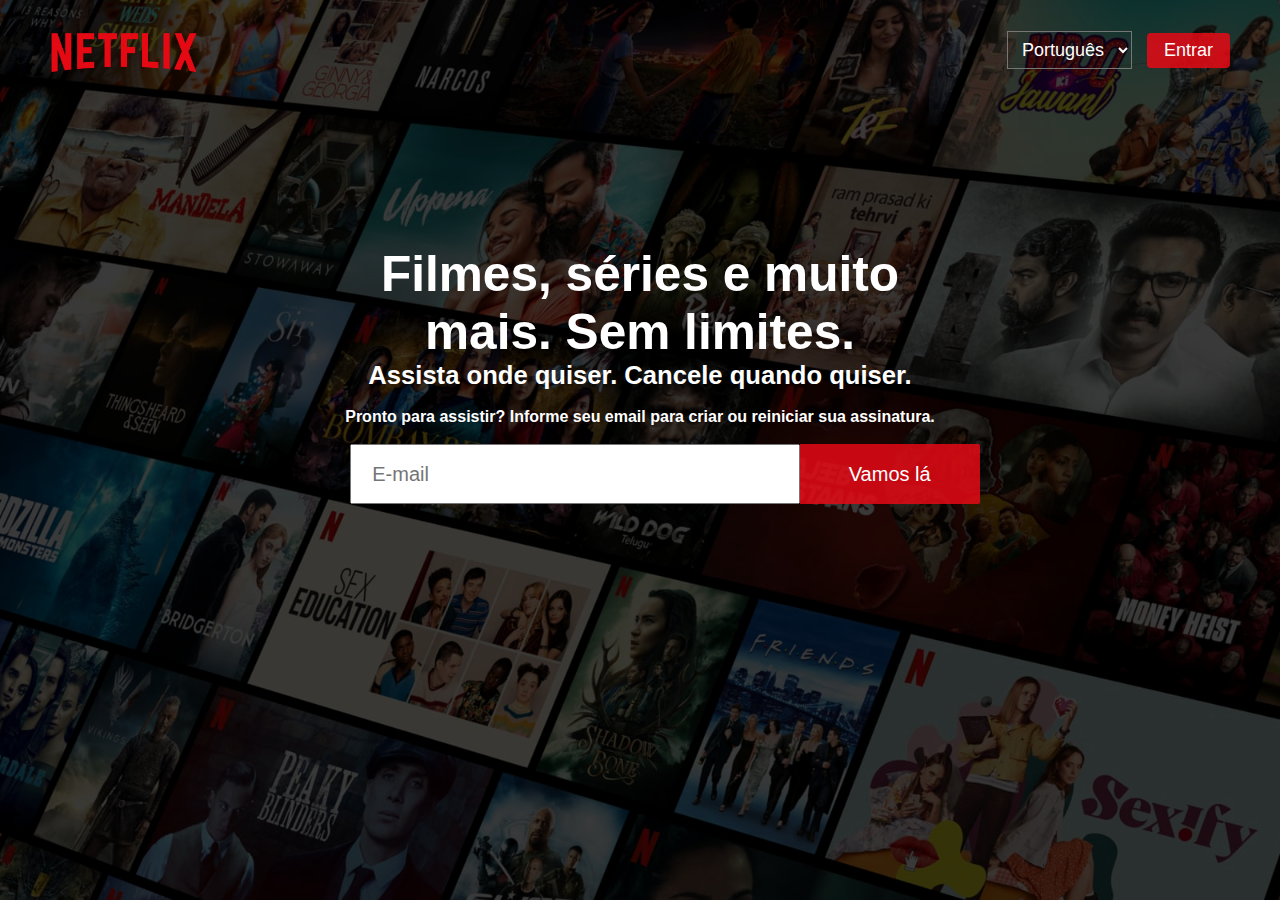
<file: Netflix/index.html>
<!DOCTYPE html>
<html lang="en">

<head>
    <meta charset="UTF-8">
    <meta http-equiv="X-UA-Compatible" content="IE=edge">
    <link rel="stylesheet" type="text/css" href="style.css">
    <meta name="viewport" content="width=device-width, initial-scale=1.0">
    <link rel="stylesheet" href="style.css">
    <title>Netflix</title>
    <link rel="shortcut icon" href="image/net.ico" />

</head>

<body>

    <div class="container">
        <nav class="navbar">
            <div class="left">
                <img src="image/netflix-logo.png" alt="">
            </div>
            <div class="right">
                <select name="language" class="language">
                    <option value="PTBR">Português</option>
                    <option value="EN">Inglês</option>
                </select>
                <button><a href="loading.html">Entrar</a></button>
            </div>
        </nav>

        <div class="title">
            <div class="content">
                <h1>Filmes, séries e muito mais. Sem limites.</h1>
                <h2>Assista onde quiser. Cancele quando quiser.</h2>
                <form action="#">
                    <h3>Pronto para assistir? Informe seu email para criar ou reiniciar sua assinatura.</h3>
                    <div class="email">
                        <input type="email" name="email" placeholder="E-mail">
                        <button><a href="loading.html">Vamos lá</a></button>
                    </div>
                </form>
            </div>
        </div>

    </div>


</body>

</html
</file>
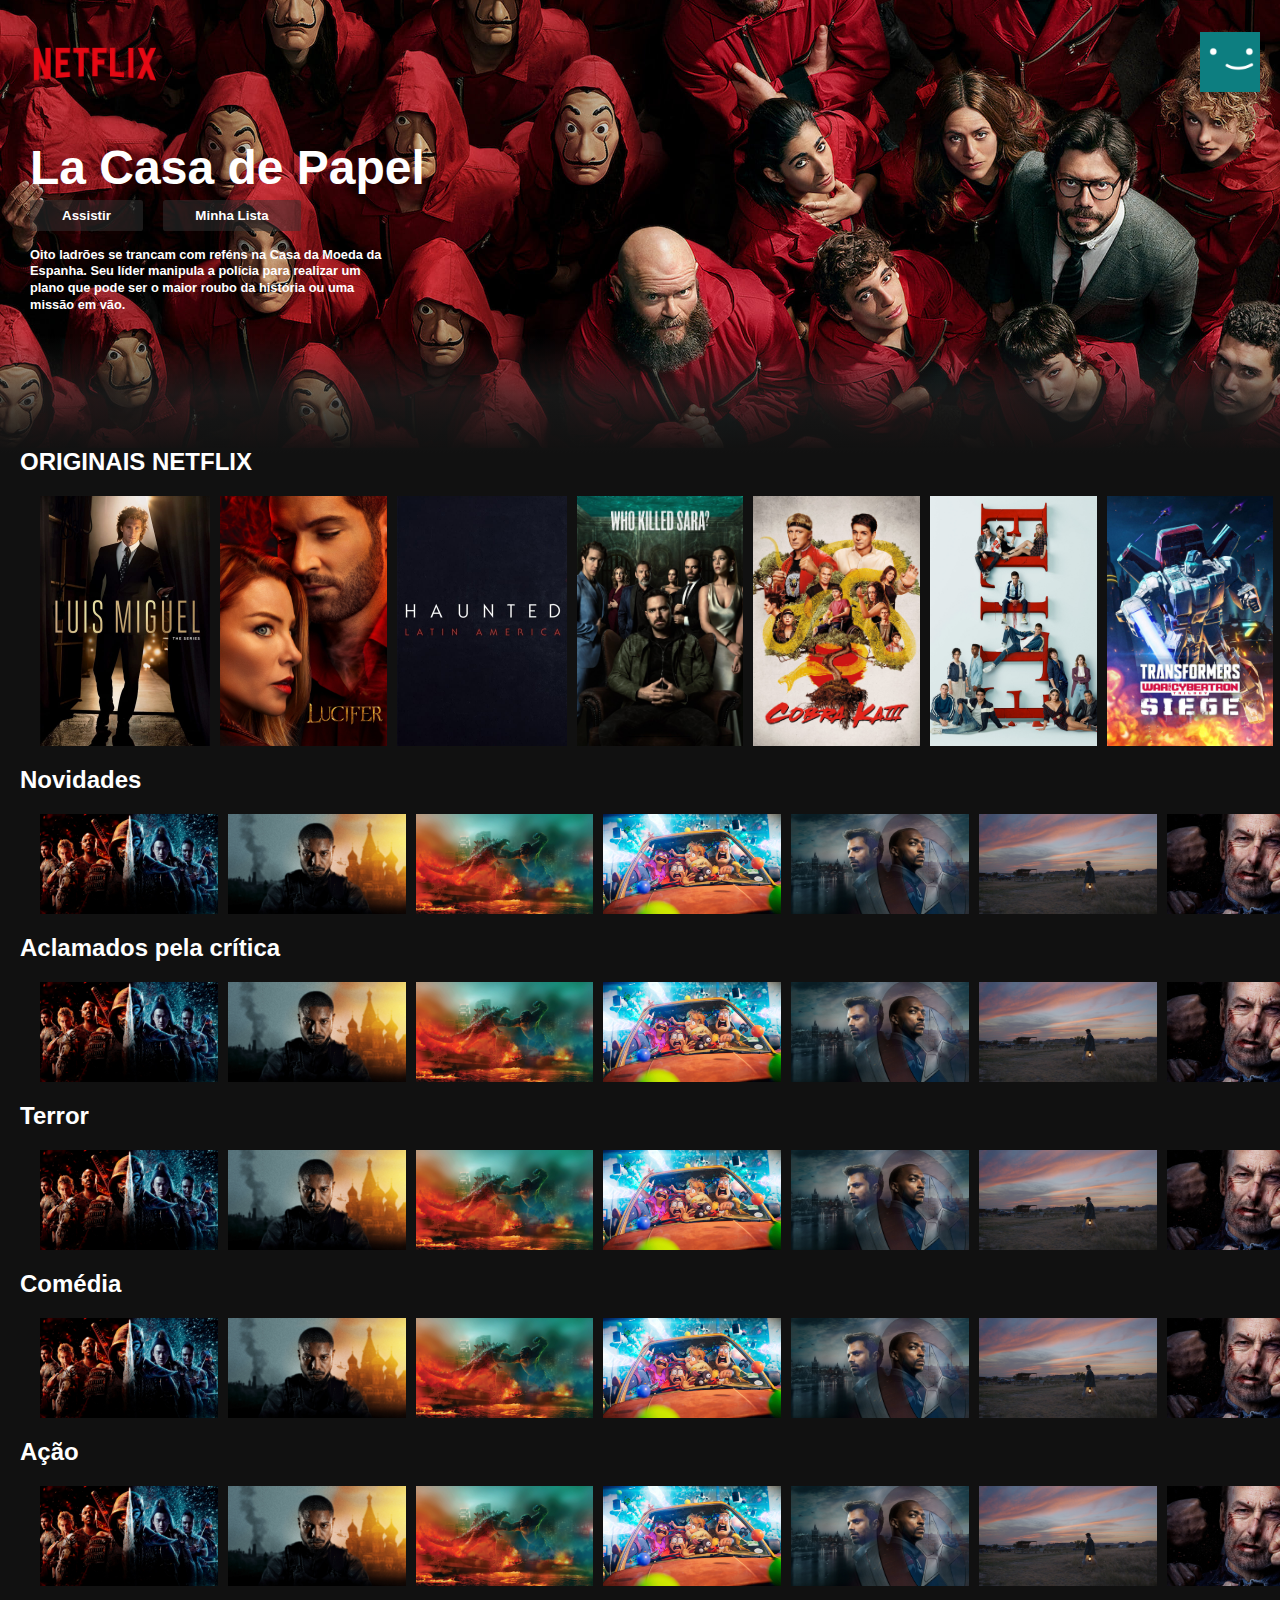
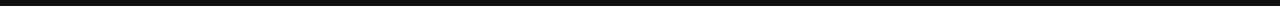
<file: Netflix/Interface.html>
<!DOCTYPE html>
<html lang="en">

<head>
    <meta charset="UTF-8" />
    <link rel="icon" type="image/favicon" href="imagens.interface/net.ico">
    <meta name="viewport" content="width=device-width, initial-scale=1.0" />
    <title>Netflix</title>
    <link rel="stylesheet" href="interface.css" />
</head>

<body>
    <div class="nav" id="nav">
        <img class="nav__logo" src="imagens.interface/netflix-logo.png" alt="" />
        <img class="nav__avatar" src="imagens.interface/netflix-avatar.png" alt="" />
    </div>

    <header class="banner">
        <div class="banner__contents">
            <h1 class="banner__title">La Casa de Papel</h1>
            <div class="banner__buttons">
                <button class="banner__button">Assistir</button>
                <button class="banner__button">Minha Lista</button>
            </div>
            <h1 class="banner__description">
                Oito ladrões se trancam com reféns na Casa da Moeda da Espanha. Seu líder manipula a polícia para
                realizar um plano que pode ser o maior roubo da história ou uma missão em vão.
            </h1>
        </div>
        <div class="banner--fadeBottom"></div>
    </header>

    <div class="row">
        <h2>ORIGINAIS NETFLIX</h2>
        <div class="row__posters">
            <img class="row__poster row__posterLarge" src="imagens.interface/large-movie1.jpg" alt="" />
            <img class="row__poster row__posterLarge" src="imagens.interface/large-movie2.jpg" alt="" />
            <img class="row__poster row__posterLarge" src="imagens.interface/large-movie3.jpg" alt="" />
            <img class="row__poster row__posterLarge" src="imagens.interface/large-movie4.jpg" alt="" />
            <img class="row__poster row__posterLarge" src="imagens.interface/large-movie5.jpg" alt="" />
            <img class="row__poster row__posterLarge" src="imagens.interface/large-movie6.jpg" alt="" />
            <img class="row__poster row__posterLarge" src="imagens.interface/large-movie7.jpg" alt="" />
            <img class="row__poster row__posterLarge" src="imagens.interface/large-movie8.jpg" alt="" />
        </div>

    </div>
    <div class="row">
        <h2>Novidades</h2>
        <div class="row__posters">
            <img class="row__poster" src="imagens.interface/small-movie1.jpg" alt="">
            <img class="row__poster" src="imagens.interface/small-movie2.jpg" alt="">
            <img class="row__poster" src="imagens.interface/small-movie3.jpg" alt="">
            <img class="row__poster" src="imagens.interface/small-movie4.jpg" alt="">
            <img class="row__poster" src="imagens.interface/small-movie5.jpg" alt="">
            <img class="row__poster" src="imagens.interface/small-movie6.jpg" alt="">
            <img class="row__poster" src="imagens.interface/small-movie7.jpg" alt="">
            <img class="row__poster" src="imagens.interface/small-movie8.jpg" alt="">
        </div>
    </div>
    <div class="row">
        <h2>Aclamados pela crítica</h2>
        <div class="row__posters">
            <img class="row__poster" src="imagens.interface/small-movie1.jpg" alt="">
            <img class="row__poster" src="imagens.interface/small-movie2.jpg" alt="">
            <img class="row__poster" src="imagens.interface/small-movie3.jpg" alt="">
            <img class="row__poster" src="imagens.interface/small-movie4.jpg" alt="">
            <img class="row__poster" src="imagens.interface/small-movie5.jpg" alt="">
            <img class="row__poster" src="imagens.interface/small-movie6.jpg" alt="">
            <img class="row__poster" src="imagens.interface/small-movie7.jpg" alt="">
            <img class="row__poster" src="imagens.interface/small-movie8.jpg" alt="">
        </div>
    </div>
    <div class="row">
        <h2>Terror</h2>
        <div class="row__posters">
            <img class="row__poster" src="imagens.interface/small-movie1.jpg" alt="">
            <img class="row__poster" src="imagens.interface/small-movie2.jpg" alt="">
            <img class="row__poster" src="imagens.interface/small-movie3.jpg" alt="">
            <img class="row__poster" src="imagens.interface/small-movie4.jpg" alt="">
            <img class="row__poster" src="imagens.interface/small-movie5.jpg" alt="">
            <img class="row__poster" src="imagens.interface/small-movie6.jpg" alt="">
            <img class="row__poster" src="imagens.interface/small-movie7.jpg" alt="">
            <img class="row__poster" src="imagens.interface/small-movie8.jpg" alt="">
        </div>
    </div>
    <div class="row">
        <h2>Comédia</h2>
        <div class="row__posters">
            <img class="row__poster" src="imagens.interface/small-movie1.jpg" alt="">
            <img class="row__poster" src="imagens.interface/small-movie2.jpg" alt="">
            <img class="row__poster" src="imagens.interface/small-movie3.jpg" alt="">
            <img class="row__poster" src="imagens.interface/small-movie4.jpg" alt="">
            <img class="row__poster" src="imagens.interface/small-movie5.jpg" alt="">
            <img class="row__poster" src="imagens.interface/small-movie6.jpg" alt="">
            <img class="row__poster" src="imagens.interface/small-movie7.jpg" alt="">
            <img class="row__poster" src="imagens.interface/small-movie8.jpg" alt="">
        </div>
    </div>
    <div class="row">
        <h2>Ação</h2>
        <div class="row__posters">
            <img class="row__poster" src="imagens.interface/small-movie1.jpg" alt="">
            <img class="row__poster" src="imagens.interface/small-movie2.jpg" alt="">
            <img class="row__poster" src="imagens.interface/small-movie3.jpg" alt="">
            <img class="row__poster" src="imagens.interface/small-movie4.jpg" alt="">
            <img class="row__poster" src="imagens.interface/small-movie5.jpg" alt="">
            <img class="row__poster" src="imagens.interface/small-movie6.jpg" alt="">
            <img class="row__poster" src="imagens.interface/small-movie7.jpg" alt="">
            <img class="row__poster" src="imagens.interface/small-movie8.jpg" alt="">
        </div>
    </div>

    <script>
        const nav = document.getElementById('nav');
        window.addEventListener('scroll', () => {
            if (window.scrollY >= 100) {
                nav.classList.add('nav__black');
            } else {
                nav.classList.remove('nav__black');
            }
        });
    </script>

</body>

</html>
</file>
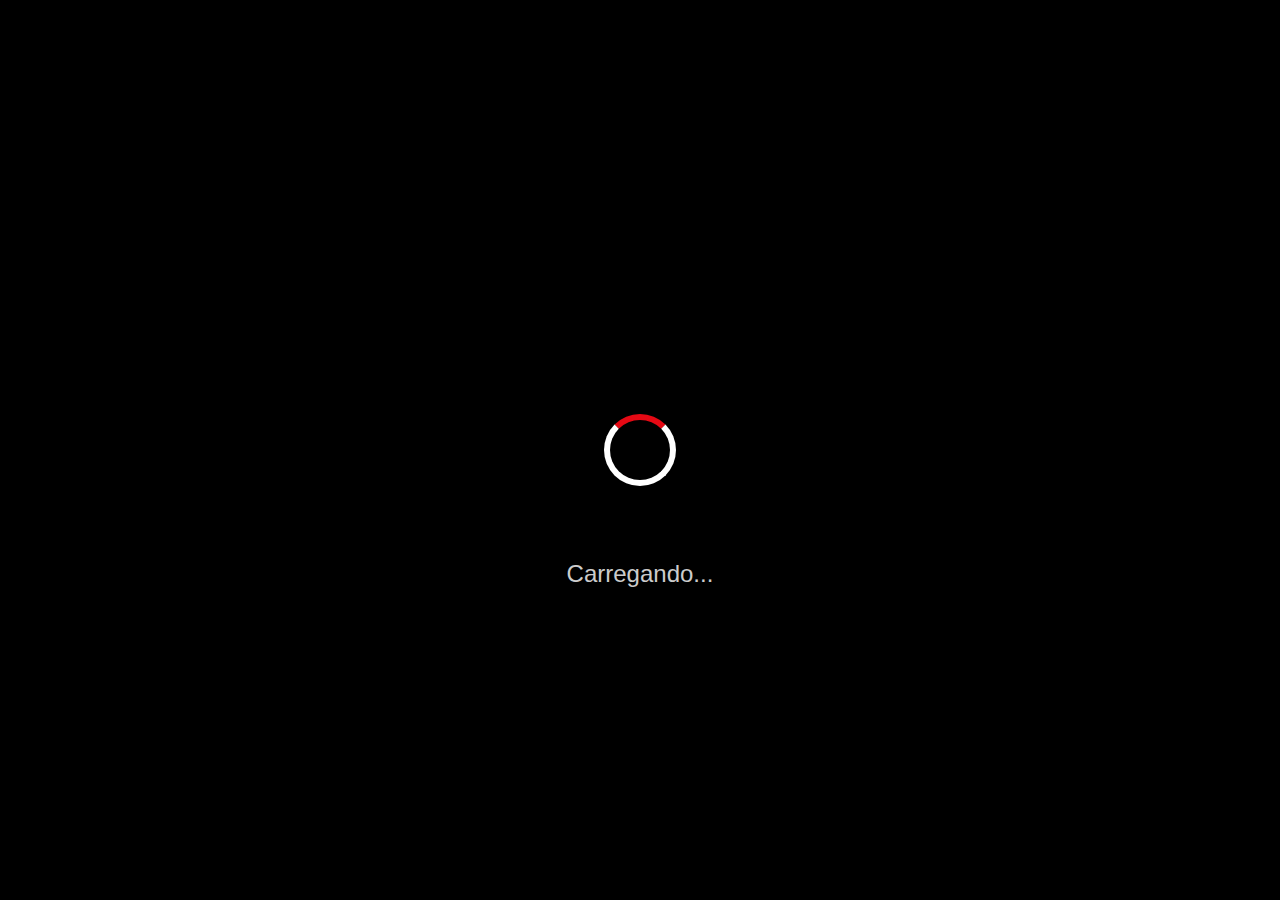
<file: Netflix/loading.html>
<!DOCTYPE html>
<html lang="pt-BR">

<head>
    <meta charset="UTF-8">
    <title>Carregando...</title>
    <style>
        body {
            margin: 0;
            padding: 0;
            background-color: black;
            color: white;
            font-family: Arial, sans-serif;
            display: flex;
            justify-content: center;
            align-items: center;
            height: 100vh;
        }

        .spinner {
            width: 60px;
            height: 60px;
            border: 6px solid #fff;
            border-top: 6px solid #e50914;
            border-radius: 50%;
            animation: spin 1s linear infinite;
        }

        @keyframes spin {
            to {
                transform: rotate(360deg);
            }
        }

        h2 {
            position: absolute;
            top: 60%;
            font-weight: normal;
            color: #ccc;
        }
    </style>
</head>

<body>
    <div class="spinner"></div>
    <h2>Carregando...</h2>

    <script>
        // Espera 2 segundos, então redireciona
        setTimeout(function () {
            window.location.href = "interface.html";
        }, 2000);
    </script>
</body>

</html>
</file>
<file: Netflix/style.css>
/* Todo o conteúdo recebe padding e margin 0 e */
/* Padding = distância do conteúdo as bordas da div */
/* Margin = distância das bordas até o canto da tela */
/* box sizing fixa o tamanho da caixa tem considerar o padding */
* {
    padding: 0;
    margin: 0;
    box-sizing: border-box;
}

/* Configuração do conteúdo em tela na tag <body> */
body {
    width: 100%;
    height: 100%;
    color: white;
    background: black;
    font-family: 'Helvetica Neue', Helvetica, Arial, sans-serif;
}

/* Cria um "filho" da classe para estilização */
.container::before {
    content: "";
    background: url(image/netflix-bg.jpg) no-repeat center center/cover;
    position: absolute;
    height: 100%;
    width: 100%;
    opacity: 0.3;
    z-index: -1;
}

/* Display: flex, transforma filhos de nav em flex itens*/
/* Adiciona esses filhos a direita */
.container .navbar {
    height: 100px;
    display: flex;
}

/* Imagem ocupando 100% da altura e flutuando a esquerda do bloco como flex item*/
.container .navbar .left {
    height: 100%;
    display: flex;
    float: left;
}

/* Imagem com 100px, posição absoluta e a 35px da esquerda*/
.container .navbar .left img {
    height: 100px;
    position: absolute;
    left: 35px;
}

/* Menu direito com flex itens, 100px dd altura, flutuando à direita */
/* Com posição absoluta e a 50px do canto direito */
.container .navbar .right {
    display: flex;
    height: 100px;
    float: right;
    position: absolute;
    right: 50px;
}

/* Menu de linguagens com margin automática, centralizado, 18px de fonte*/
/* Padding sup/inf com 7px, dir/esq com 10px, fonte branca*/
/* Cursor normal e a 15px da div "left" */
.container .navbar .right .language {
    margin: auto;
    align-items: center;
    justify-content: center;
    font-size: 18px;
    padding: 7px 10px;
    color: white;
    background: none;
    cursor: pointer;
    margin-right: 15px;
}

/* Opções de linguagens com a cor de fundo cinza  */
.container .navbar .right .language option {
    background-color: grey;
}

/*  */
.container .navbar .right button {
    margin: auto;
    align-items: center;
    justify-content: center;
    font-size: 18px;
    font-weight: 400;
    padding: 7px 17px;
    background: hsla(357, 92%, 47%, 0.849);
    cursor: pointer;
    outline: none;
    border-radius: 4px;
    border: none;
}

/* botão muda de cor ao ser selecionado */
.container .navbar .right button:hover {
    background-color: #f40612;
}

/* Link do botão sem sublinhado e com a cor branca */
.container .navbar .right button a {
    text-decoration: none;
    color: white;
}

/* Título com padding sup/inf de 70px e dir/esq de 45px */
.container .title {
    padding: 70px 45px;
}

/* Conteúdo da div title com largura de 950px, margin auto */
/* Padding sup/inf de 75px e dir/esq de 0px, texto alinhado ao centro */
.container .title .content {
    width: 950px;
    margin: auto;
    padding: 75px 0;
    text-align: center;
}

/* Título h1 com 650px de largura, margin auto, fonte 3 vezes maior e ao centro */
.container .title .content h1 {
    width: 650px;
    margin: auto;
    font-size: 3.1rem;
    text-align: center;
}

/* Subtítulo h2 com 650px, margin auto, fonte 1.6 vezes maior e ao centro */
.container .title .content h2 {
    width: 650px;
    margin: auto;
    font-size: 1.6rem;
    text-align: center;
}

/* Texto h3 com fonte 1x, margin sup/inf de 18px e dir/esq de 0px e ao centro  */
.container .title .content form h3 {
    font-size: 1rem;
    margin: 18px 0;
    text-align: center;
}

/* <div> com a barra de coleta de email com 1000px de largura */
.container .title .content form .email {
    width: 1000px;
    margin: auto;
}

/* Barra de coleta de email com 450px de largura, 60px de altura e margin auto */
/* Padding de 20px em todos os 4 cantos, fonte com 20px, sem contorno */
.container .title .content form .email input {
    height: 60px;
    width: 450px;
    margin: auto;
    padding: 20px;
    font-size: 20px;
    outline: none;
}

/* Botão de envio do email com margin auto, 180x60 de tamanho, alinhado ao centro */
/* Tamanho do texto 20px, padding sup/inf de 7px e dir/esq de 17px */
/* Cor de fund vermelha, cursor normal, canto superior e inferior arredondados */
/* Sem bordar e colocado mais 5px à esquerda */
.container .title .content form .email button {
    margin: auto;
    height: 60px;
    width: 180px;
    align-items: center;
    justify-content: center;
    font-size: 20px;
    padding: 7px 17px;
    background: hsla(357, 92%, 47%, 0.849);
    cursor: pointer;
    outline: none;
    border-top-right-radius: 2px;
    border-bottom-right-radius: 2px;
    border: none;
    margin-left: -5px;
}

/* botão muda de cor ao ser selecionado */
.container .title .content form .email button:hover {
    background-color: #f40612;
}

/* Texto do link do botão sem sublinhado e com a cor branca */
.container .title .content form .email button a {
    text-decoration: none;
    color: white;
}
</file>
<file: Netflix/interface.css>
/*Parte 1: Nav*/

/* Todos os elementos ganham margem zero e seu tamanho será medido contando as bordas */
* {
  margin: 0;
  box-sizing: border-box;
}

/* O corpo da página ganha fonte arial e fundo preto */
body {
  font-family: Arial, Helvetica, sans-serif;
  background-color: #111;
}

/* A logo da Netflix terá 150px */
/*A propriedade CSS object-fit especifica como o conteúdo de um 
  elemento substituído deve ser ajustado à caixa estabelecida pela 
  altura e largura usadas.*/
/* O conteúdo substituído é dimensionado para manter sua proporção 
  enquanto se encaixa na caixa de conteúdo do elemento: seu tamanho de 
  objeto concreto é resolvido como uma restrição de restrição em relação 
  à largura e altura usadas do elemento. */
.nav__logo {
  width: 150px;
  object-fit: contain;
}

/* A foto "avatar" é ajustar para conter na caixa com a largura de 60px*/
.nav__avatar {
  width: 60px;
  object-fit: contain;
}

.nav {
  position: fixed;
  /* sempre fica no mesmo lugar da página*/
  top: 0;
  /* 0px do topo */
  width: 100%;
  /* ocupa 100% da largura disponível*/
  display: flex;
  /* elementos flexíveis*/
  justify-content: space-between;
  /* os elementos serão igualmente espaçados */
  padding: 20px;
  /* padding de 20px do conteúdo as bordas em todos os lados */
  z-index: 1;
  /* fica acima de todos os outros elementos */
  transition-timing-function: ease-in;
  /* Efeito de transição com início lento */
  transition: all 0.5s;
  /* Aparece em 0.5s */
}

/* Parte 2: Header; */

/* Configura a imagem de fundo do banner, centraliza, colocar uma cor branca acima
o banner fica contido na div, com altura 448px */
.banner {
  background-image: url('imagens.interface/banner.jpg');
  background-size: cover;
  background-position: center center;
  color: white;
  object-fit: contain;
  height: 448px;
}

/* configura as margens, padding e altura da div banner */
.banner__contents {
  margin-left: 30px;
  padding-top: 140px;
  height: 190px;
}

/* o título terá fonte 3x maior que as demais, peso 800 e uma distância em relação
aos botões */
.banner__title {
  font-size: 3rem;
  font-weight: 800;
  padding-bottom: 0.3rem;
}

/* a descrição tem 45 relativo de largura, linha vertical de 1.3
padding em relação ao topo de 1rem, tamanho de fonte e altura máxima relativas
e altura 180px */
.banner__description {
  width: 45rem;
  line-height: 1.3;
  padding-top: 1rem;
  font-size: 0.8rem;
  max-width: 360px;
  height: 180px;
}

/* configuração dos botões do banner */
.banner__button {
  cursor: pointer;
  /* cursor apontador */
  color: #fff;
  /* cor branca */
  outline: none;
  /* sem sublinhado */
  border: none;
  /* sem borda */
  font-weight: 700;
  /* negrito */
  border-radius: 0.2vw;
  /* borda arredondada*/
  padding-left: 2rem;
  /* padding esquerda */
  padding-right: 2rem;
  /* padding direita */
  margin-right: 1rem;
  /* margem em cima */
  padding-top: 0.5rem;
  /* padding em cima */
  padding-bottom: 0.5rem;
  /* padding em baixo */
  background-color: rgba(51, 51, 51, 0.5);
  /* cor de fundo */
}

/* quando selecionamos o botão com o mouse, ele muda de cor com animação */
.banner__button:hover {
  color: #000;
  background-color: #e6e6e6;
  transition: all 0.2s;
}

/* configuração que posiciona o banner e aplica um fade out na imagem que vai ficando
com a cor do conteúdo que vem a seguir */
.banner--fadeBottom {
  margin-top: 145px;
  height: 7.4rem;
  background-image: linear-gradient(180deg, transparent, rgba(37, 37, 37, 0.61), #111);
}

/* Parte 3: row*/

/* largura de 100%, ajustado a div, altura maxima de 100px e margem direita de 10px,
transição de 450ms*/
.row__poster {
  width: 100%;
  object-fit: contain;
  max-height: 100px;
  margin-right: 10px;
  transition: transform 450ms;
}

/* posters flexíveis, As propriedades overflow-x e overflow-y especificam se 
o estouro do conteúdo deve ser alterado apenas horizontalmente ou verticalmente (ou ambos):
padding de 20px aplicado em todas as direções
*/
.row__posters {
  display: flex;
  overflow-y: hidden;
  overflow-x: scroll;
  padding: 20px;
}

/* quando passamos o mouse no poster, ele cresce */
.row__poster:hover {
  transform: scale(1.08);
}

/* configura a barra de rolagem */
.row__posters::-webkit-scrollbar {
  display: none;
}

/* o poster grade tem altura maxima de 250px */
.row__posterLarge {
  max-height: 250px;
  cursor: pointer;
}

/* o poster largo cresce mais quando selecionado */
.row__posterLarge:hover {
  transform: scale(1.09);
}

/* cor branca e margem esquerda de 20px */
.row {
  color: white;
  margin-left: 20px;
  cursor: pointer;
}

/* Parte 5: nav black; */

/* cor de fundo preta */
.nav__black {
  background-color: #111;
  /**/
}
</file>
